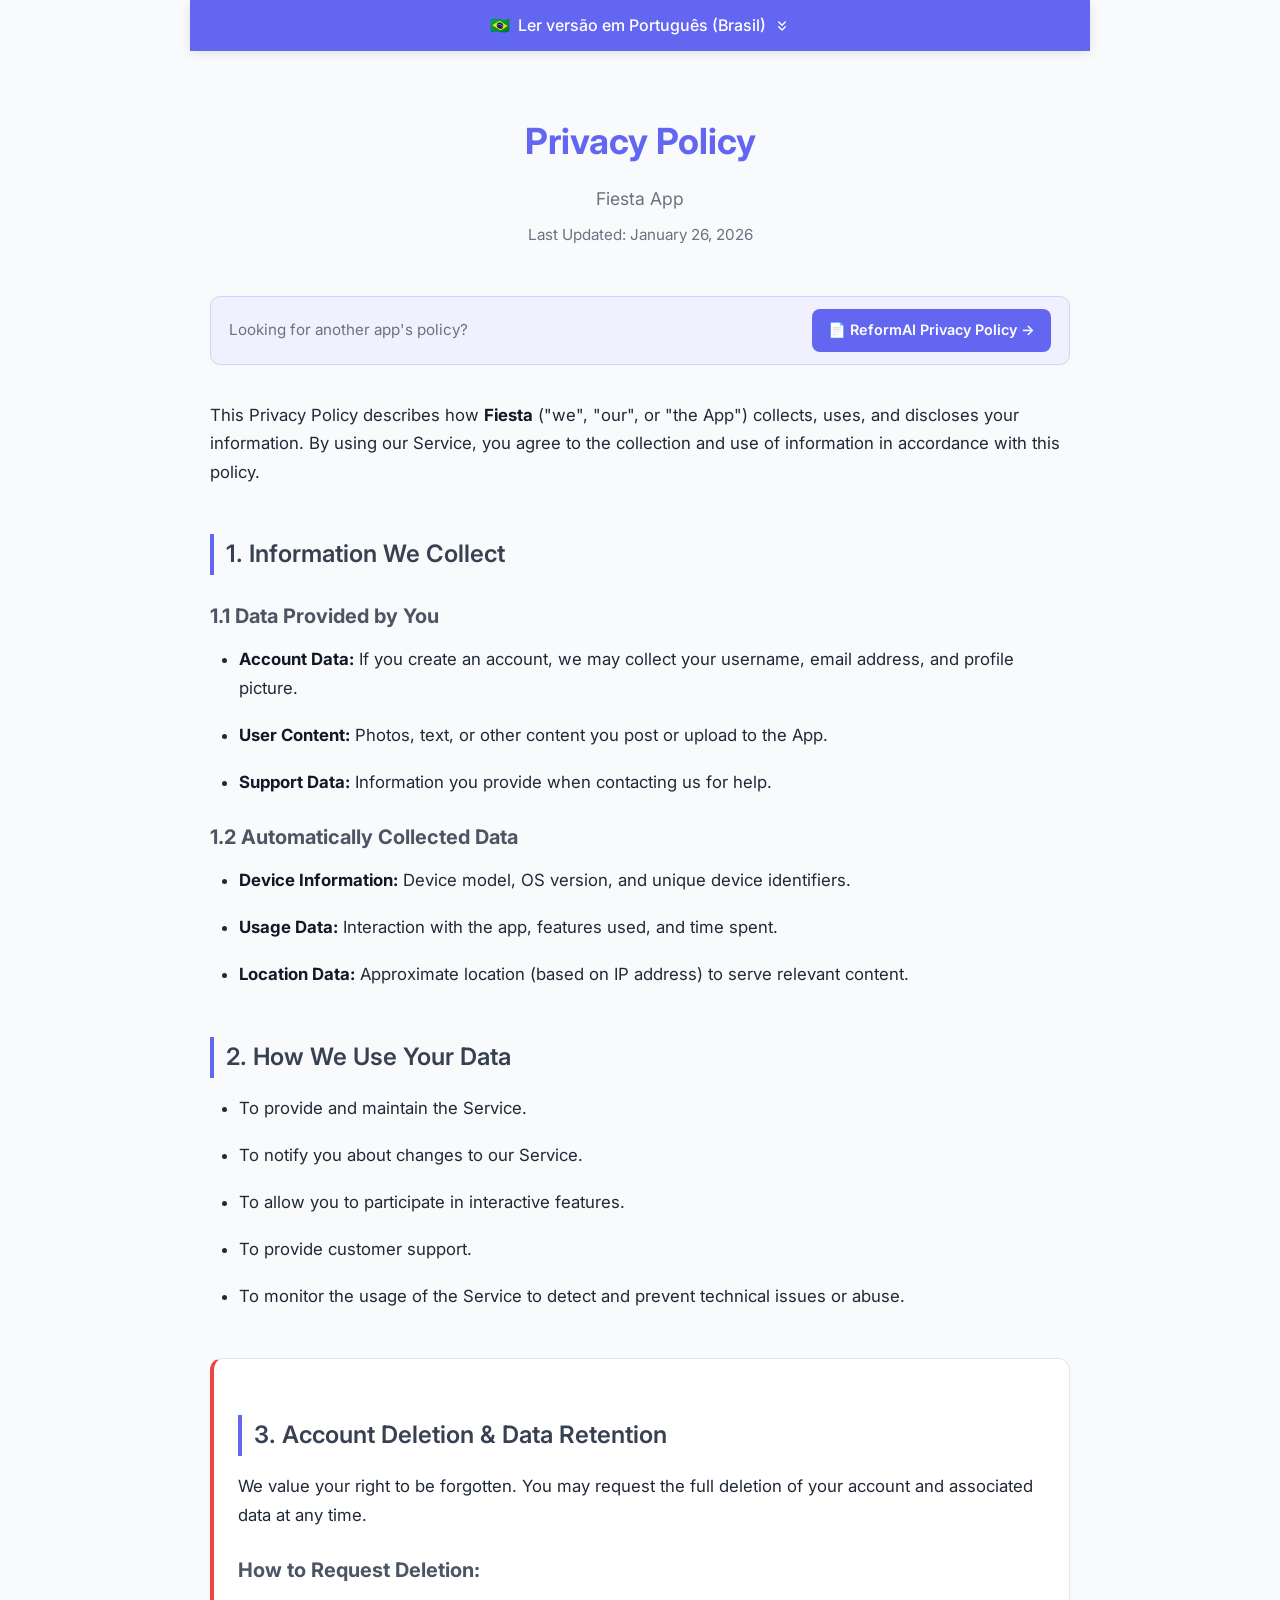
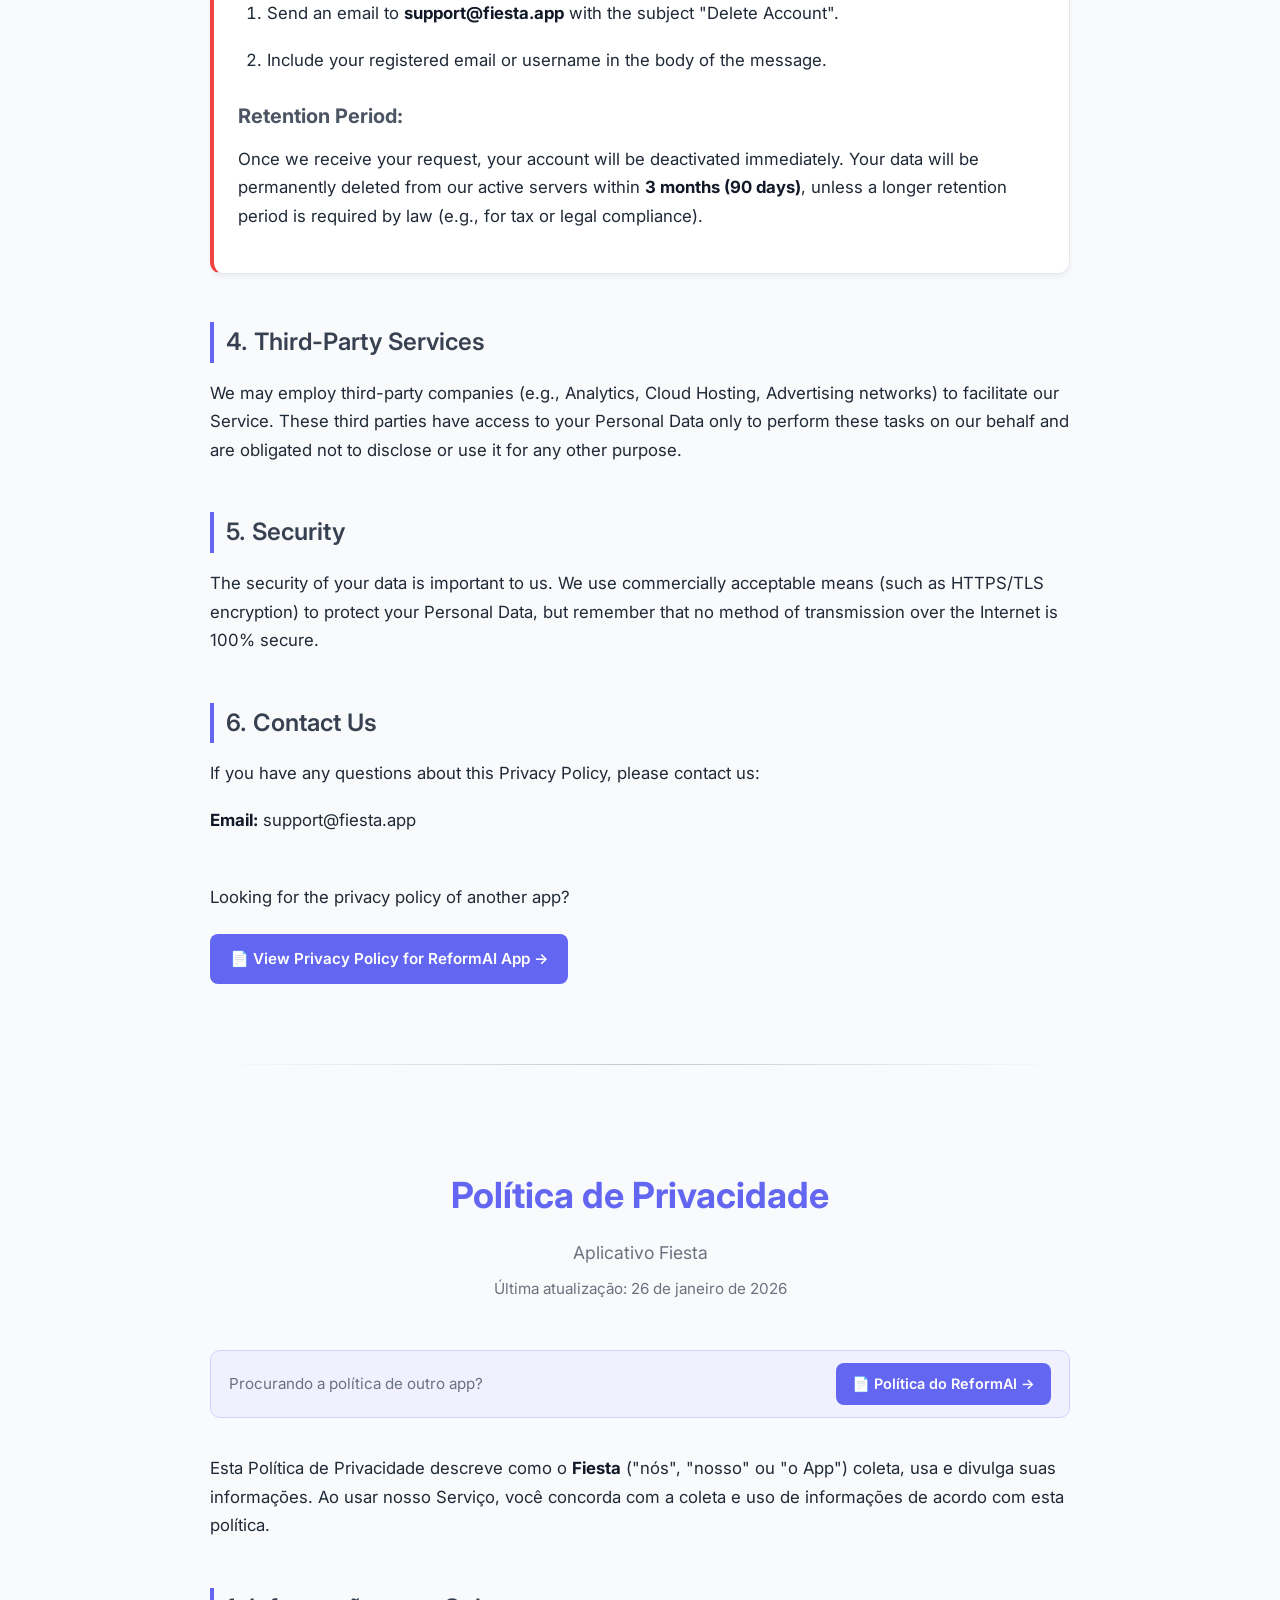
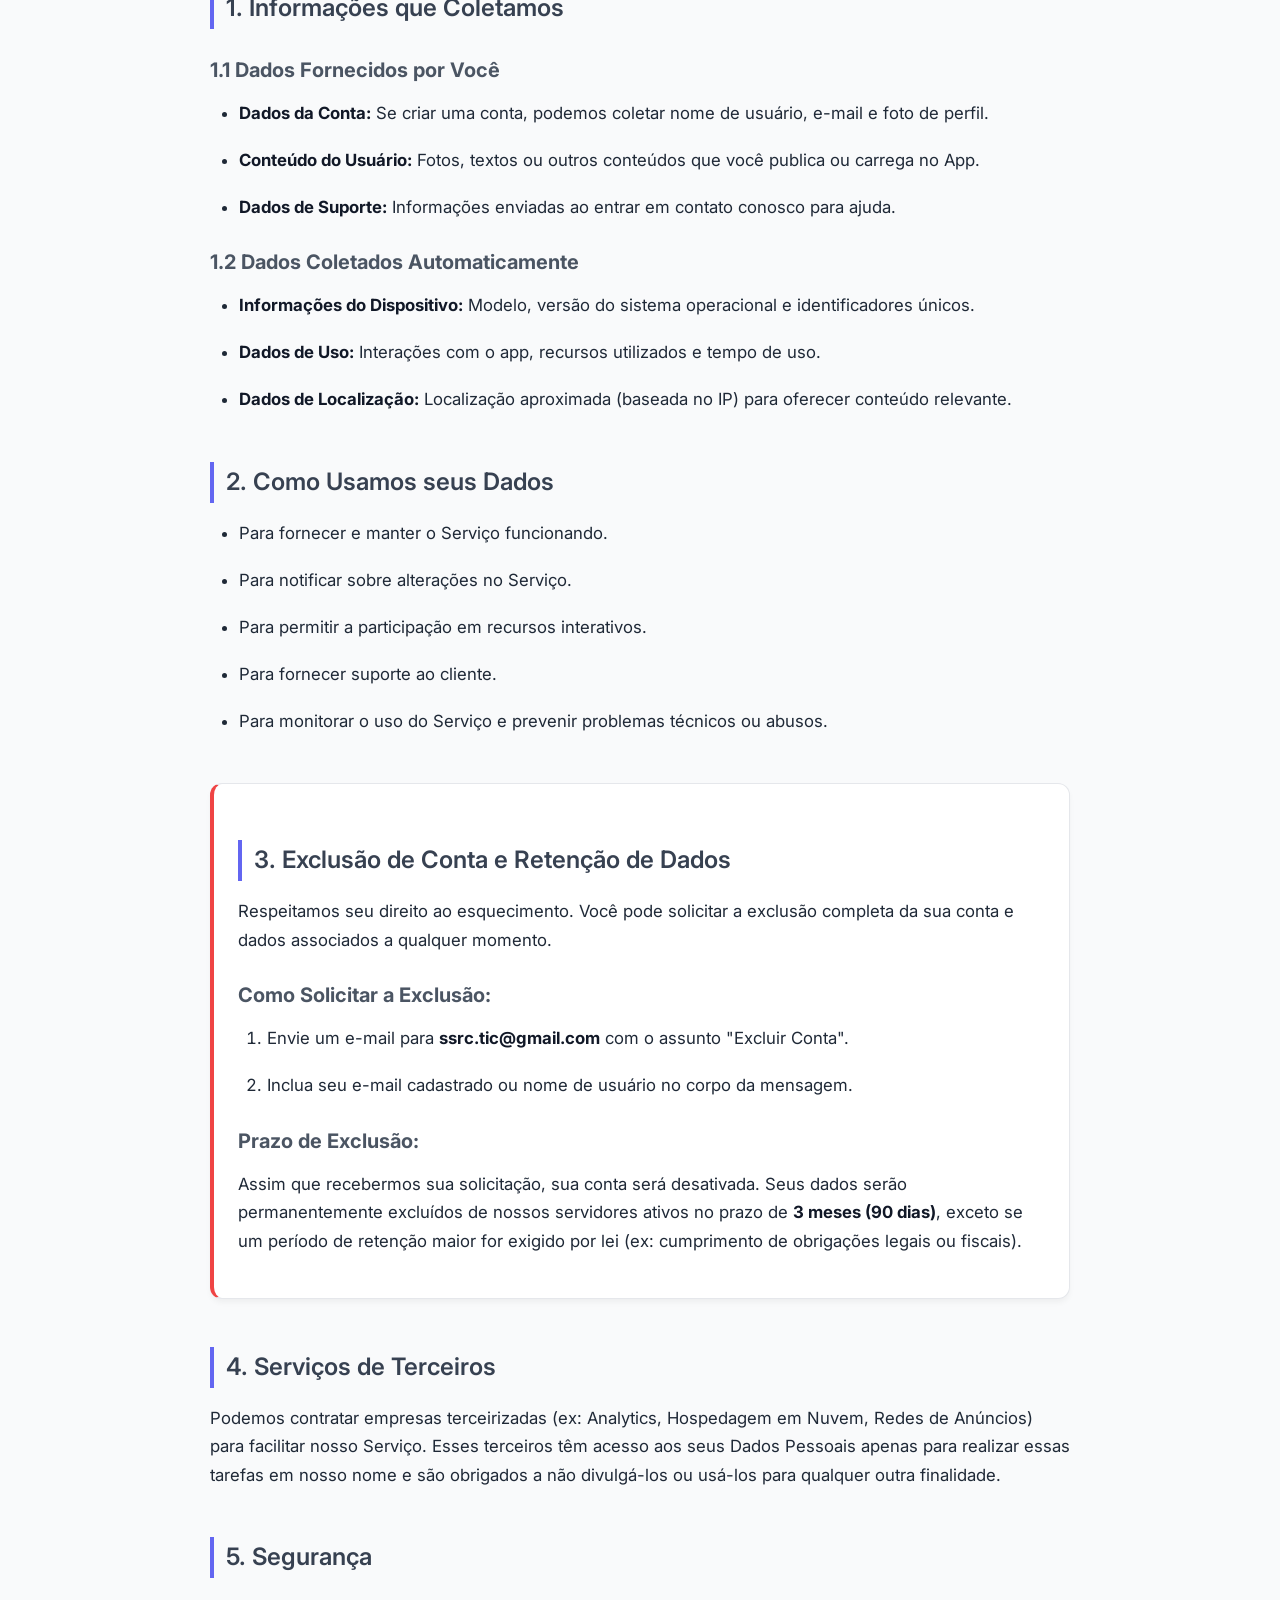
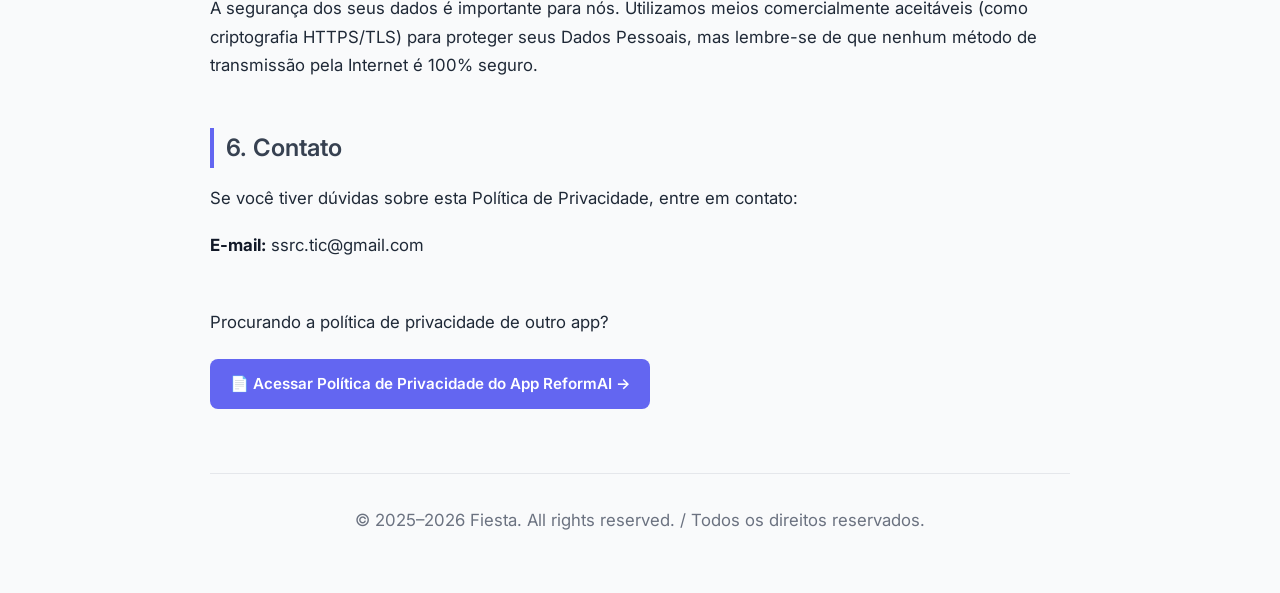
<file: index.html>
<!DOCTYPE html>
<html lang="en">
<head>
    <meta charset="UTF-8" />
    <meta name="viewport" content="width=device-width, initial-scale=1.0"/>
    <title>Privacy Policy & Terms - Fiesta</title>

    <meta name="description" content="Privacy Policy for Fiesta App. Information about data usage and account deletion."/>

    <link rel="preconnect" href="https://fonts.googleapis.com">
    <link rel="preconnect" href="https://fonts.gstatic.com" crossorigin>
    <link href="https://fonts.googleapis.com/css2?family=Inter:wght@400;500;600;700&display=swap" rel="stylesheet">

    <link rel="stylesheet" href="style.css">

    <style>
        .app-link-btn {
            display: inline-block;
            margin-top: 4px;
            padding: 12px 20px;
            background: var(--primary);
            color: #fff;
            border-radius: 8px;
            text-decoration: none;
            font-weight: 600;
            font-size: 0.95rem;
            transition: opacity 0.2s;
        }
        .app-link-btn:hover {
            opacity: 0.85;
            text-decoration: none;
        }
        .app-nav-bar {
            display: flex;
            align-items: center;
            gap: 12px;
            background: #f0f0ff;
            border: 1px solid #d0d3ff;
            border-radius: 10px;
            padding: 12px 18px;
            margin-bottom: 36px;
            font-size: 0.95rem;
            color: var(--gray);
        }
        .app-nav-bar span {
            flex: 1;
        }
        .app-nav-bar .app-link-btn {
            margin-top: 0;
            padding: 9px 16px;
            font-size: 0.9rem;
            white-space: nowrap;
        }
    </style>
</head>
<body>

<div class="lang-jump">
    <a href="#pt-version">
        <span>🇧🇷</span>
        Ler versão em Português (Brasil)
        <svg xmlns="http://www.w3.org/2000/svg" width="16" height="16" viewBox="0 0 24 24" fill="none" stroke="currentColor" stroke-width="2" stroke-linecap="round" stroke-linejoin="round"><path d="M7 13l5 5 5-5M7 6l5 5 5-5"/></svg>
    </a>
</div>

<main id="en-version">
    <header>
        <h1>Privacy Policy</h1>
        <div class="subtitle">Fiesta App</div>
        <div class="last-update">Last Updated: January 26, 2026</div>
    </header>

    <div class="app-nav-bar">
        <span>Looking for another app's policy?</span>
        <a href="reformai.html" class="app-link-btn">📄 ReformAI Privacy Policy →</a>
    </div>

    <section>
        <p>This Privacy Policy describes how <strong>Fiesta</strong> ("we", "our", or "the App") collects, uses, and discloses your information. By using our Service, you agree to the collection and use of information in accordance with this policy.</p>
    </section>

    <section>
        <h2>1. Information We Collect</h2>

        <h3>1.1 Data Provided by You</h3>
        <ul>
            <li><strong>Account Data:</strong> If you create an account, we may collect your username, email address, and profile picture.</li>
            <li><strong>User Content:</strong> Photos, text, or other content you post or upload to the App.</li>
            <li><strong>Support Data:</strong> Information you provide when contacting us for help.</li>
        </ul>

        <h3>1.2 Automatically Collected Data</h3>
        <ul>
            <li><strong>Device Information:</strong> Device model, OS version, and unique device identifiers.</li>
            <li><strong>Usage Data:</strong> Interaction with the app, features used, and time spent.</li>
            <li><strong>Location Data:</strong> Approximate location (based on IP address) to serve relevant content.</li>
        </ul>
    </section>

    <section>
        <h2>2. How We Use Your Data</h2>
        <ul>
            <li>To provide and maintain the Service.</li>
            <li>To notify you about changes to our Service.</li>
            <li>To allow you to participate in interactive features.</li>
            <li>To provide customer support.</li>
            <li>To monitor the usage of the Service to detect and prevent technical issues or abuse.</li>
        </ul>
    </section>

    <section class="deletion-box">
        <h2>3. Account Deletion & Data Retention</h2>
        <p>We value your right to be forgotten. You may request the full deletion of your account and associated data at any time.</p>

        <h3>How to Request Deletion:</h3>
        <ol>
            <li>Send an email to <strong>support@fiesta.app</strong> with the subject "Delete Account".</li>
            <li>Include your registered email or username in the body of the message.</li>
        </ol>

        <h3>Retention Period:</h3>
        <p>Once we receive your request, your account will be deactivated immediately. Your data will be permanently deleted from our active servers within <strong>3 months (90 days)</strong>, unless a longer retention period is required by law (e.g., for tax or legal compliance).</p>
    </section>

    <section>
        <h2>4. Third-Party Services</h2>
        <p>We may employ third-party companies (e.g., Analytics, Cloud Hosting, Advertising networks) to facilitate our Service. These third parties have access to your Personal Data only to perform these tasks on our behalf and are obligated not to disclose or use it for any other purpose.</p>
    </section>

    <section>
        <h2>5. Security</h2>
        <p>The security of your data is important to us. We use commercially acceptable means (such as HTTPS/TLS encryption) to protect your Personal Data, but remember that no method of transmission over the Internet is 100% secure.</p>
    </section>

    <section>
        <h2>6. Contact Us</h2>
        <p>If you have any questions about this Privacy Policy, please contact us:</p>
        <p><strong>Email:</strong> support@fiesta.app</p>
    </section>

    <section>
        <p>Looking for the privacy policy of another app?</p>
        <a href="reformai.html" class="app-link-btn">
            📄 View Privacy Policy for ReformAI App →
        </a>
    </section>
</main>

<hr class="language-divider">

<main id="pt-version">
    <header>
        <h1>Política de Privacidade</h1>
        <div class="subtitle">Aplicativo Fiesta</div>
        <div class="last-update">Última atualização: 26 de janeiro de 2026</div>
    </header>

    <div class="app-nav-bar">
        <span>Procurando a política de outro app?</span>
        <a href="reformai.html#pt-version" class="app-link-btn">📄 Política do ReformAI →</a>
    </div>

    <section>
        <p>Esta Política de Privacidade descreve como o <strong>Fiesta</strong> ("nós", "nosso" ou "o App") coleta, usa e divulga suas informações. Ao usar nosso Serviço, você concorda com a coleta e uso de informações de acordo com esta política.</p>
    </section>

    <section>
        <h2>1. Informações que Coletamos</h2>

        <h3>1.1 Dados Fornecidos por Você</h3>
        <ul>
            <li><strong>Dados da Conta:</strong> Se criar uma conta, podemos coletar nome de usuário, e-mail e foto de perfil.</li>
            <li><strong>Conteúdo do Usuário:</strong> Fotos, textos ou outros conteúdos que você publica ou carrega no App.</li>
            <li><strong>Dados de Suporte:</strong> Informações enviadas ao entrar em contato conosco para ajuda.</li>
        </ul>

        <h3>1.2 Dados Coletados Automaticamente</h3>
        <ul>
            <li><strong>Informações do Dispositivo:</strong> Modelo, versão do sistema operacional e identificadores únicos.</li>
            <li><strong>Dados de Uso:</strong> Interações com o app, recursos utilizados e tempo de uso.</li>
            <li><strong>Dados de Localização:</strong> Localização aproximada (baseada no IP) para oferecer conteúdo relevante.</li>
        </ul>
    </section>

    <section>
        <h2>2. Como Usamos seus Dados</h2>
        <ul>
            <li>Para fornecer e manter o Serviço funcionando.</li>
            <li>Para notificar sobre alterações no Serviço.</li>
            <li>Para permitir a participação em recursos interativos.</li>
            <li>Para fornecer suporte ao cliente.</li>
            <li>Para monitorar o uso do Serviço e prevenir problemas técnicos ou abusos.</li>
        </ul>
    </section>

    <section class="deletion-box">
        <h2>3. Exclusão de Conta e Retenção de Dados</h2>
        <p>Respeitamos seu direito ao esquecimento. Você pode solicitar a exclusão completa da sua conta e dados associados a qualquer momento.</p>

        <h3>Como Solicitar a Exclusão:</h3>
        <ol>
            <li>Envie um e-mail para <strong>ssrc.tic@gmail.com</strong> com o assunto "Excluir Conta".</li>
            <li>Inclua seu e-mail cadastrado ou nome de usuário no corpo da mensagem.</li>
        </ol>

        <h3>Prazo de Exclusão:</h3>
        <p>Assim que recebermos sua solicitação, sua conta será desativada. Seus dados serão permanentemente excluídos de nossos servidores ativos no prazo de <strong>3 meses (90 dias)</strong>, exceto se um período de retenção maior for exigido por lei (ex: cumprimento de obrigações legais ou fiscais).</p>
    </section>

    <section>
        <h2>4. Serviços de Terceiros</h2>
        <p>Podemos contratar empresas terceirizadas (ex: Analytics, Hospedagem em Nuvem, Redes de Anúncios) para facilitar nosso Serviço. Esses terceiros têm acesso aos seus Dados Pessoais apenas para realizar essas tarefas em nosso nome e são obrigados a não divulgá-los ou usá-los para qualquer outra finalidade.</p>
    </section>

    <section>
        <h2>5. Segurança</h2>
        <p>A segurança dos seus dados é importante para nós. Utilizamos meios comercialmente aceitáveis (como criptografia HTTPS/TLS) para proteger seus Dados Pessoais, mas lembre-se de que nenhum método de transmissão pela Internet é 100% seguro.</p>
    </section>

    <section>
        <h2>6. Contato</h2>
        <p>Se você tiver dúvidas sobre esta Política de Privacidade, entre em contato:</p>
        <p><strong>E-mail:</strong> ssrc.tic@gmail.com</p>
    </section>

    <section>
        <p>Procurando a política de privacidade de outro app?</p>
        <a href="reformai.html#pt-version" class="app-link-btn">
            📄 Acessar Política de Privacidade do App ReformAI →
        </a>
    </section>
</main>

<footer>
    <p>© 2025–2026 Fiesta. All rights reserved. / Todos os direitos reservados.</p>
</footer>

</body>
</html>
</file>
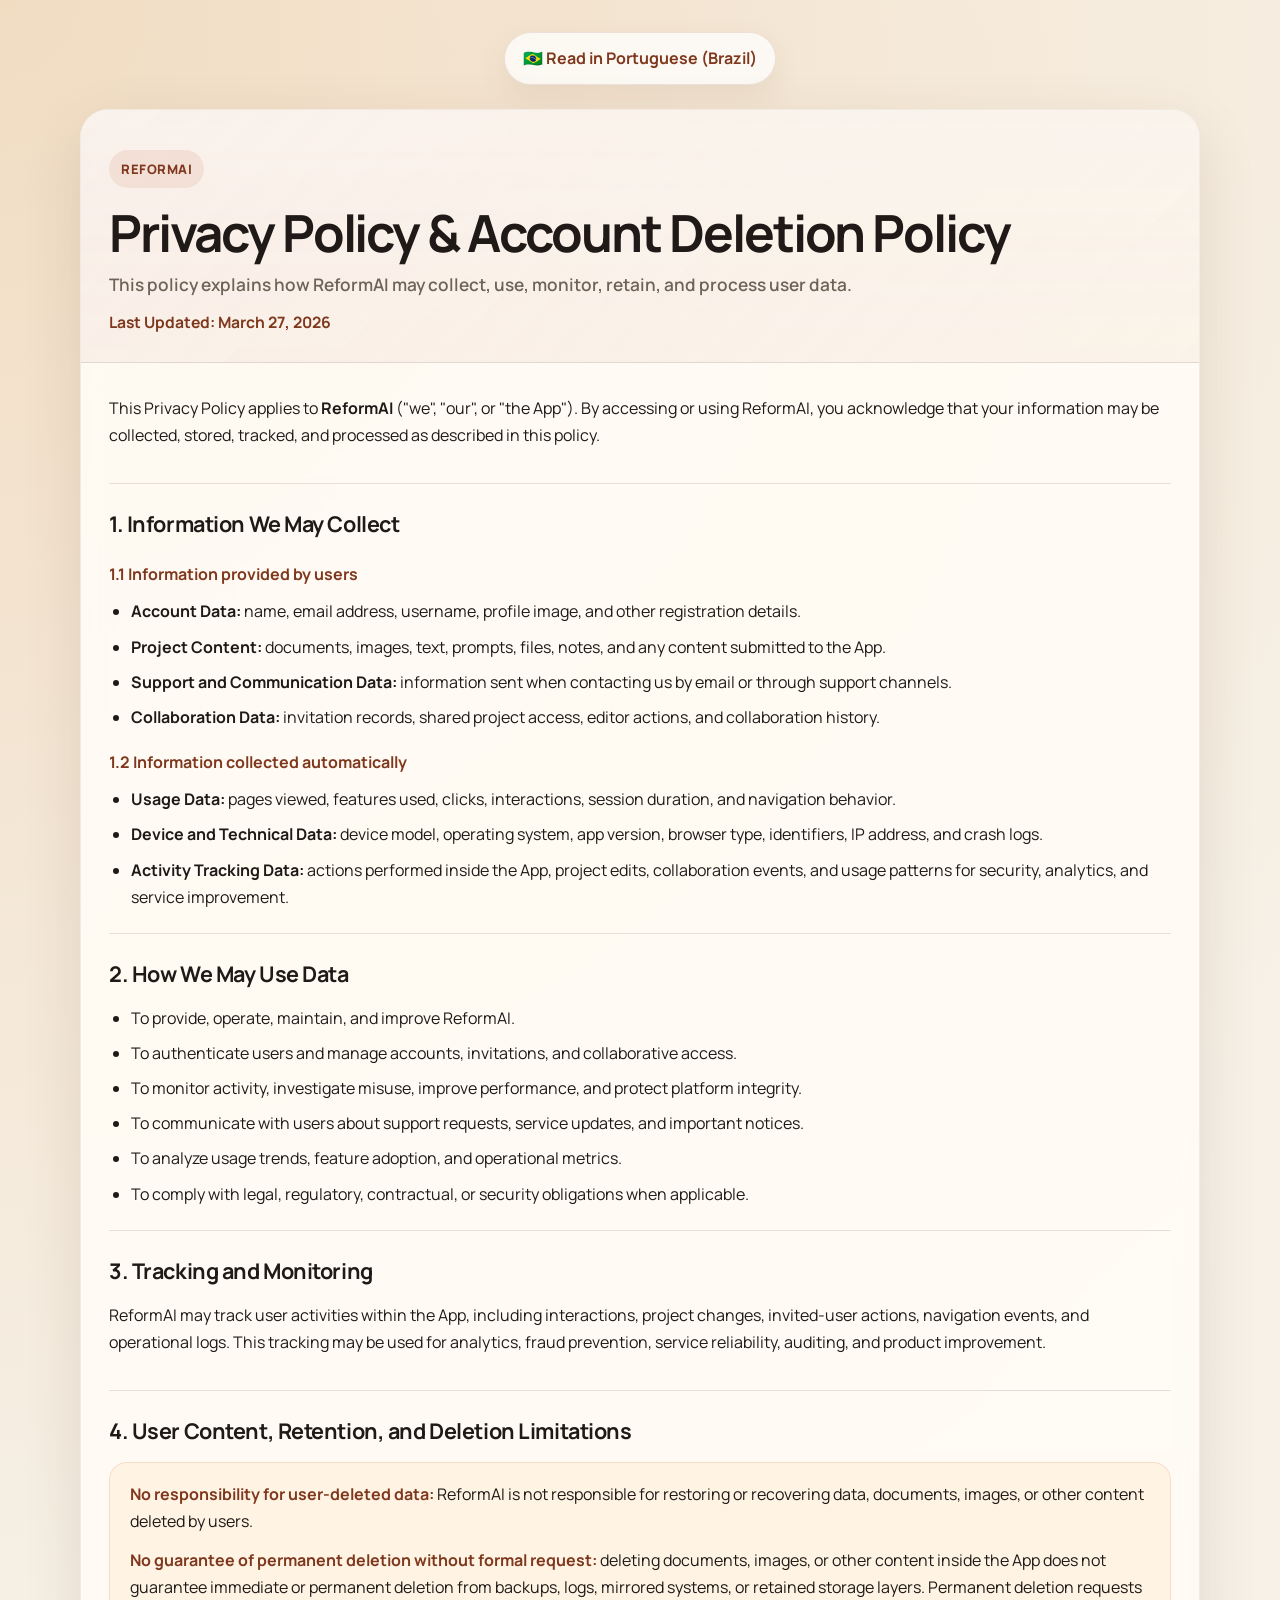
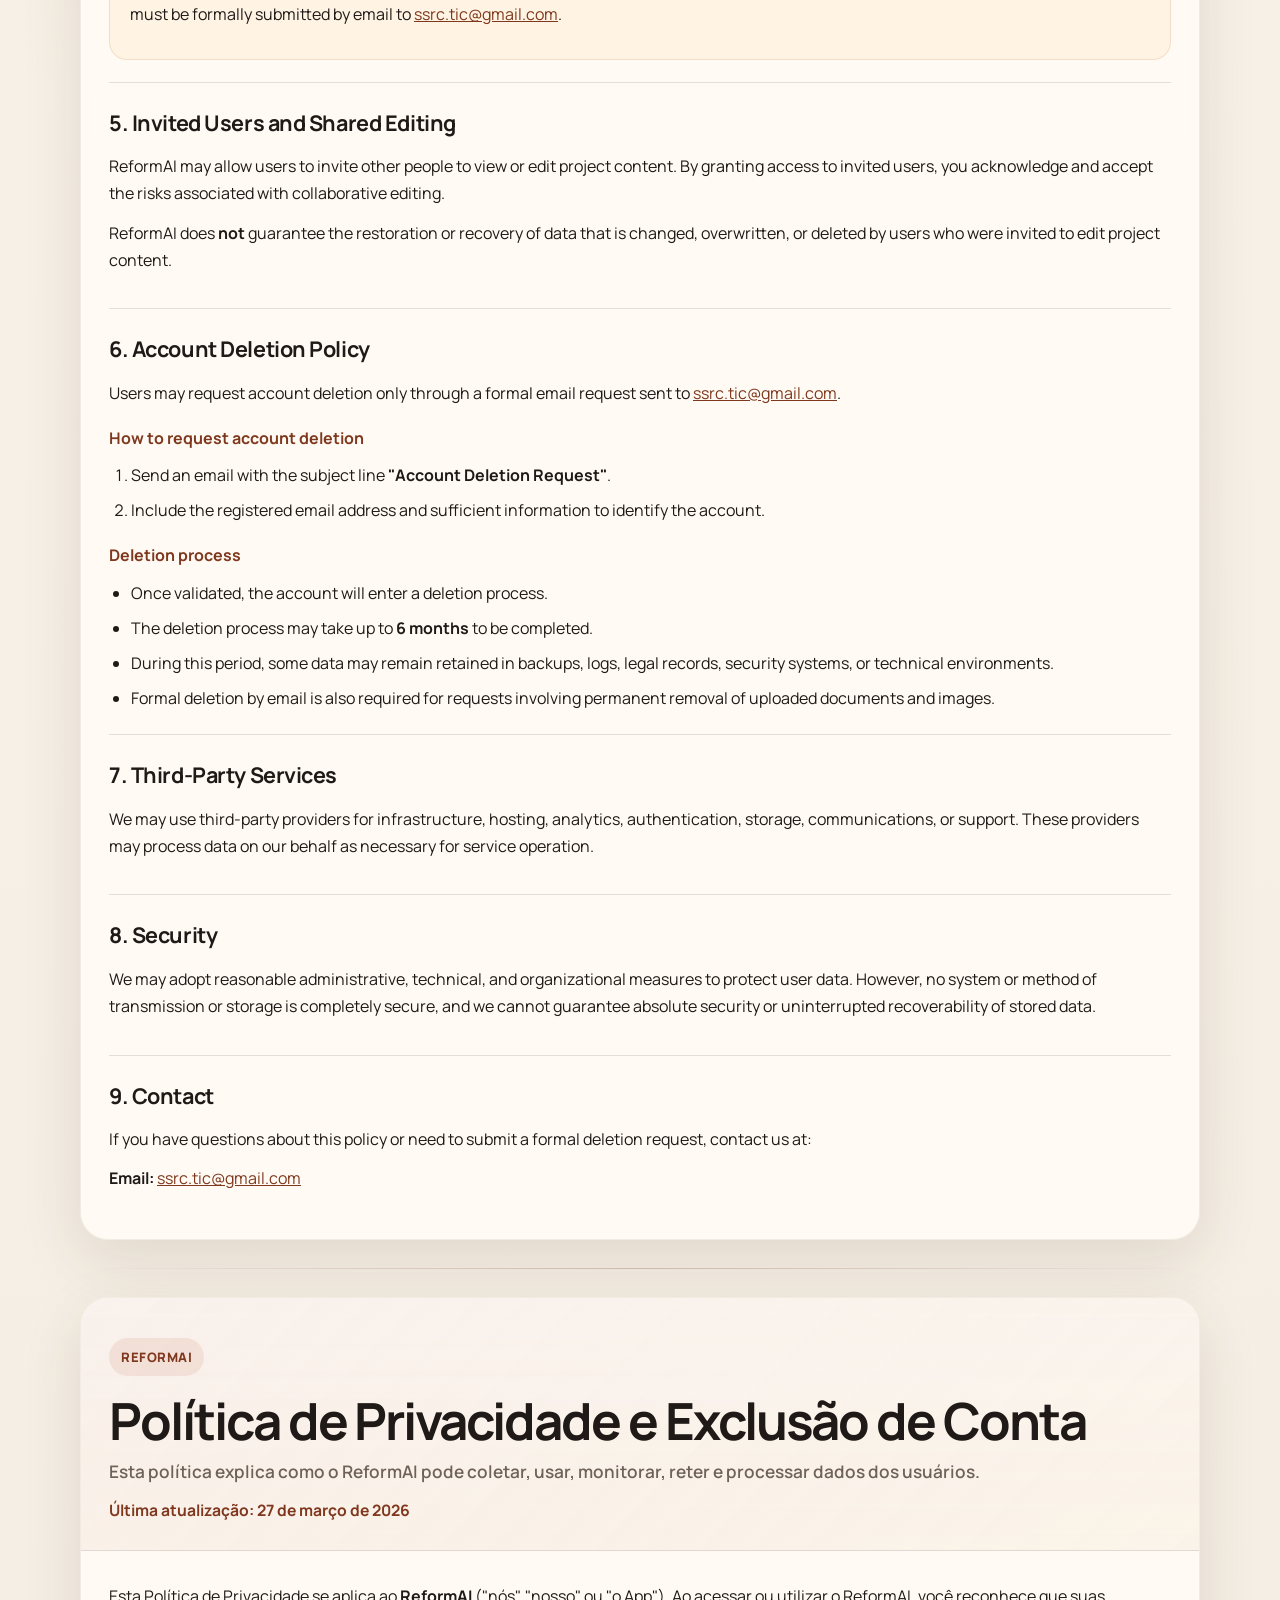
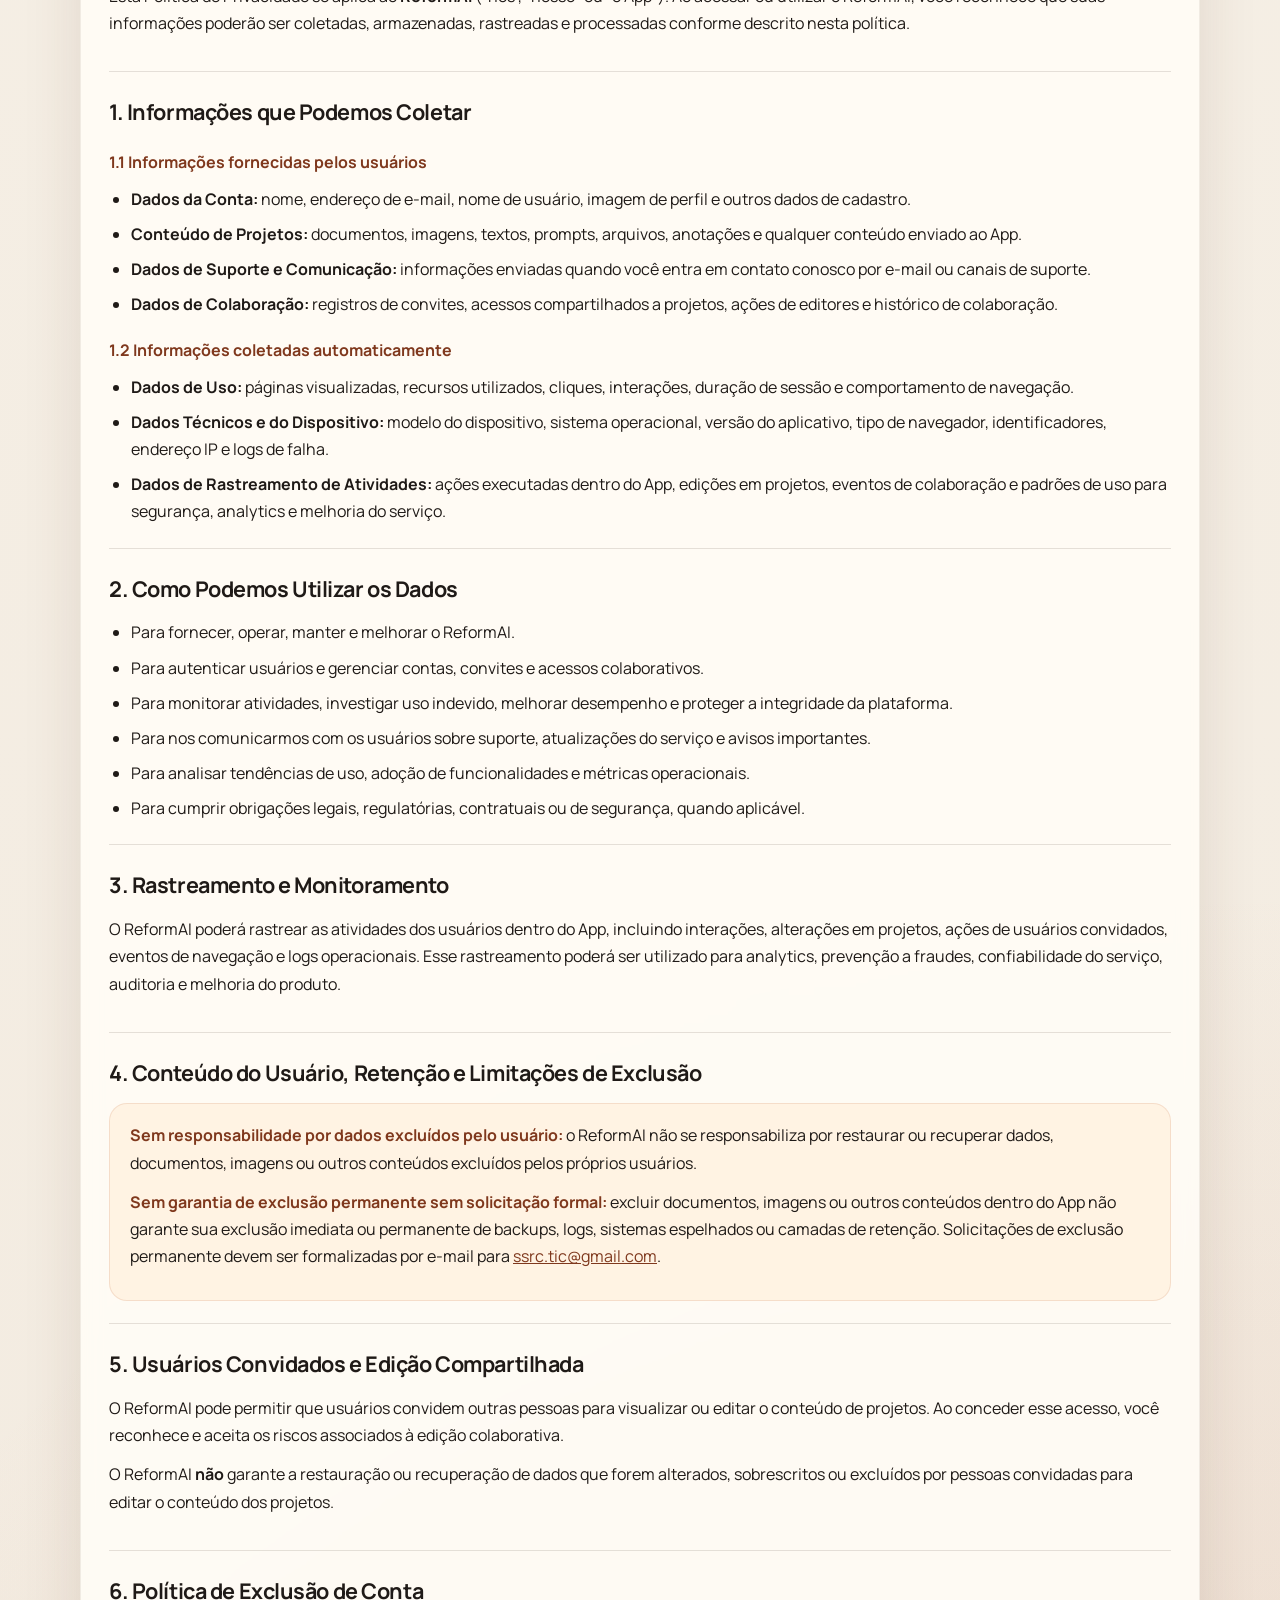
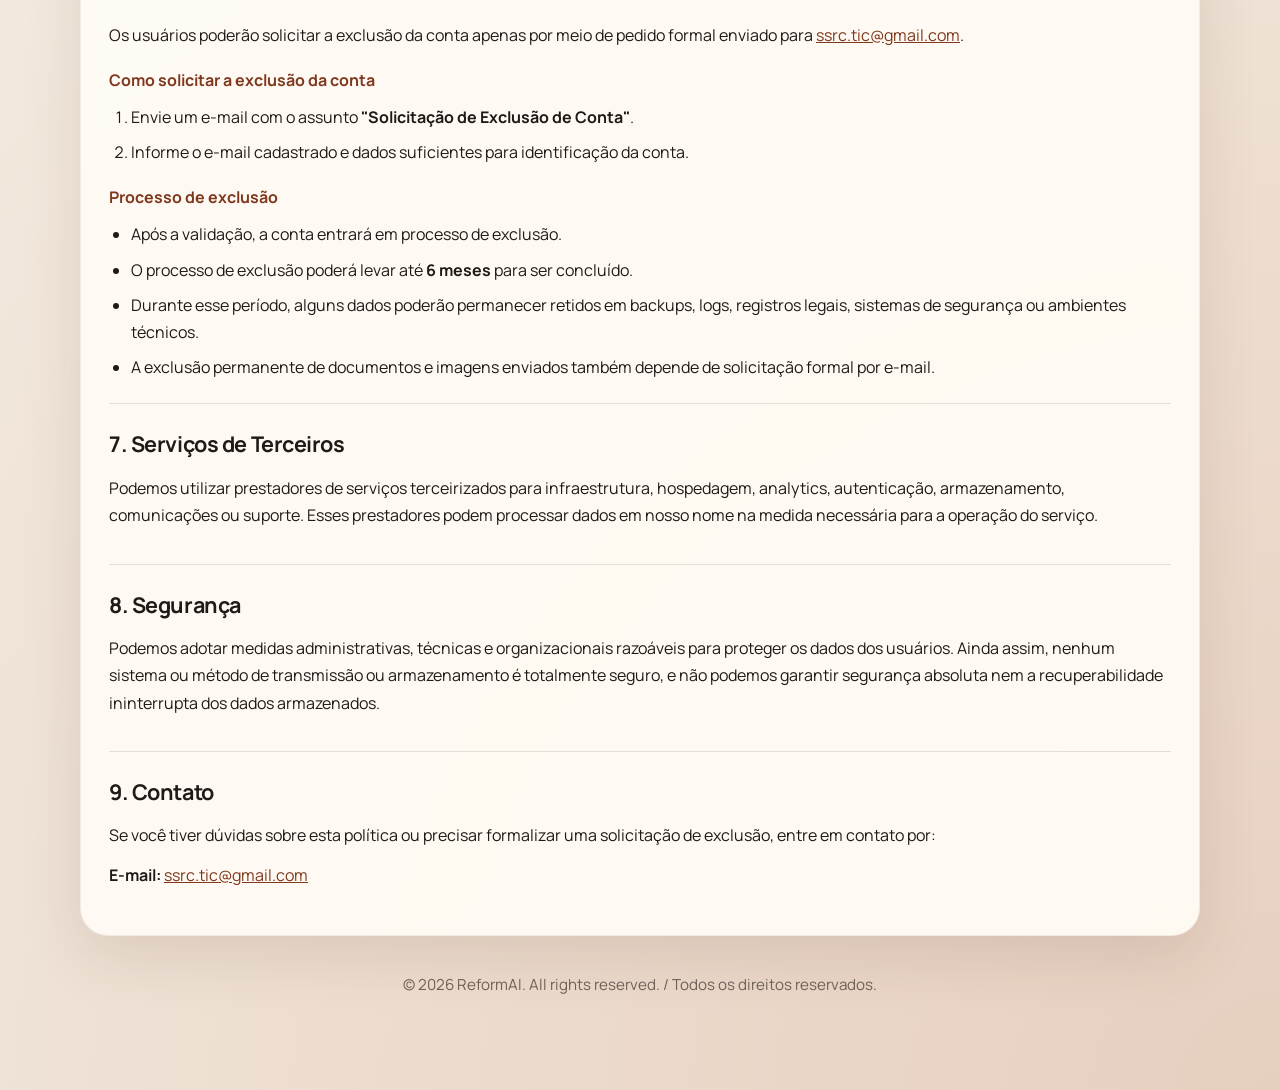
<file: reformai.html>
<!DOCTYPE html>
<html lang="en">
<head>
  <meta charset="UTF-8" />
  <meta name="viewport" content="width=device-width, initial-scale=1.0" />
  <title>Privacy Policy & Account Deletion Policy - ReformAI</title>
  <meta
          name="description"
          content="Privacy Policy and Account Deletion Policy for ReformAI in English and Portuguese."
  />

  <link rel="preconnect" href="https://fonts.googleapis.com" />
  <link rel="preconnect" href="https://fonts.gstatic.com" crossorigin />
  <link
          href="https://fonts.googleapis.com/css2?family=Manrope:wght@400;500;600;700;800&display=swap"
          rel="stylesheet"
  />

  <style>
    :root {
      --bg: #f6f1e8;
      --paper: rgba(255, 252, 246, 0.92);
      --text: #1f1a17;
      --muted: #6f6258;
      --line: rgba(76, 58, 45, 0.14);
      --brand: #b5542f;
      --brand-dark: #7f381d;
      --accent: #e8c9a8;
      --box: #fff3e3;
      --shadow: 0 20px 60px rgba(80, 49, 29, 0.12);
      --radius: 24px;
    }

    * {
      box-sizing: border-box;
    }

    html {
      scroll-behavior: smooth;
    }

    body {
      margin: 0;
      font-family: "Manrope", sans-serif;
      color: var(--text);
      background:
              radial-gradient(circle at top left, rgba(229, 179, 122, 0.35), transparent 28%),
              radial-gradient(circle at bottom right, rgba(181, 84, 47, 0.18), transparent 30%),
              linear-gradient(180deg, #f8f3ea 0%, #f2eadf 100%);
      line-height: 1.7;
    }

    .page-shell {
      width: min(1120px, calc(100% - 32px));
      margin: 0 auto;
      padding: 32px 0 56px;
    }

    .lang-jump {
      display: flex;
      justify-content: center;
      margin-bottom: 24px;
    }

    .lang-jump a {
      display: inline-flex;
      align-items: center;
      gap: 10px;
      padding: 12px 18px;
      border-radius: 999px;
      background: rgba(255, 255, 255, 0.72);
      color: var(--brand-dark);
      text-decoration: none;
      font-weight: 700;
      border: 1px solid rgba(127, 56, 29, 0.12);
      box-shadow: 0 10px 30px rgba(88, 54, 31, 0.08);
      backdrop-filter: blur(10px);
    }

    .policy-card {
      background: var(--paper);
      border: 1px solid rgba(76, 58, 45, 0.08);
      box-shadow: var(--shadow);
      border-radius: calc(var(--radius) + 4px);
      overflow: hidden;
      margin-bottom: 28px;
      backdrop-filter: blur(10px);
    }

    .hero {
      padding: 40px 28px 26px;
      background:
              linear-gradient(135deg, rgba(181, 84, 47, 0.08), rgba(232, 201, 168, 0.18)),
              linear-gradient(180deg, rgba(255, 255, 255, 0.7), rgba(255, 255, 255, 0.3));
      border-bottom: 1px solid var(--line);
    }

    .eyebrow {
      display: inline-block;
      padding: 8px 12px;
      background: rgba(181, 84, 47, 0.1);
      color: var(--brand-dark);
      border-radius: 999px;
      font-size: 13px;
      font-weight: 800;
      letter-spacing: 0.04em;
      text-transform: uppercase;
    }

    h1 {
      margin: 18px 0 10px;
      font-size: clamp(2rem, 4vw, 3.4rem);
      line-height: 1.05;
      letter-spacing: -0.04em;
    }

    .subtitle {
      font-size: 1.08rem;
      color: var(--muted);
      font-weight: 600;
    }

    .last-update {
      margin-top: 10px;
      color: var(--brand-dark);
      font-weight: 700;
      font-size: 0.98rem;
    }

    .content {
      padding: 10px 28px 30px;
    }

    section {
      padding: 22px 0;
      border-bottom: 1px solid var(--line);
    }

    section:last-child {
      border-bottom: 0;
      padding-bottom: 4px;
    }

    h2 {
      margin: 0 0 12px;
      font-size: 1.35rem;
      letter-spacing: -0.02em;
    }

    h3 {
      margin: 18px 0 10px;
      font-size: 1rem;
      color: var(--brand-dark);
    }

    p {
      margin: 0 0 12px;
    }

    ul,
    ol {
      margin: 0;
      padding-left: 22px;
    }

    li + li {
      margin-top: 8px;
    }

    .notice {
      padding: 18px 18px 18px 20px;
      border-radius: 18px;
      background: var(--box);
      border: 1px solid rgba(181, 84, 47, 0.14);
    }

    .notice strong {
      color: var(--brand-dark);
    }

    .divider {
      height: 1px;
      border: 0;
      background: linear-gradient(90deg, transparent, rgba(127, 56, 29, 0.25), transparent);
      margin: 10px 0 28px;
    }

    a {
      color: var(--brand-dark);
    }

    footer {
      text-align: center;
      color: var(--muted);
      font-size: 0.95rem;
      padding: 8px 10px 24px;
    }

    @media (max-width: 720px) {
      .page-shell {
        width: min(100% - 20px, 1120px);
        padding-top: 18px;
      }

      .hero,
      .content {
        padding-left: 18px;
        padding-right: 18px;
      }

      section {
        padding: 18px 0;
      }
    }
  </style>
</head>
<body>
<div class="page-shell">
  <div class="lang-jump">
    <a href="#pt-version">🇧🇷 Read in Portuguese (Brazil)</a>
  </div>

  <main id="en-version" class="policy-card">
    <header class="hero">
      <span class="eyebrow">ReformAI</span>
      <h1>Privacy Policy & Account Deletion Policy</h1>
      <div class="subtitle">
        This policy explains how ReformAI may collect, use, monitor, retain, and process user data.
      </div>
      <div class="last-update">Last Updated: March 27, 2026</div>
    </header>

    <div class="content">
      <section>
        <p>
          This Privacy Policy applies to <strong>ReformAI</strong> ("we", "our", or "the App"). By
          accessing or using ReformAI, you acknowledge that your information may be collected,
          stored, tracked, and processed as described in this policy.
        </p>
      </section>

      <section>
        <h2>1. Information We May Collect</h2>

        <h3>1.1 Information provided by users</h3>
        <ul>
          <li><strong>Account Data:</strong> name, email address, username, profile image, and other registration details.</li>
          <li><strong>Project Content:</strong> documents, images, text, prompts, files, notes, and any content submitted to the App.</li>
          <li><strong>Support and Communication Data:</strong> information sent when contacting us by email or through support channels.</li>
          <li><strong>Collaboration Data:</strong> invitation records, shared project access, editor actions, and collaboration history.</li>
        </ul>

        <h3>1.2 Information collected automatically</h3>
        <ul>
          <li><strong>Usage Data:</strong> pages viewed, features used, clicks, interactions, session duration, and navigation behavior.</li>
          <li><strong>Device and Technical Data:</strong> device model, operating system, app version, browser type, identifiers, IP address, and crash logs.</li>
          <li><strong>Activity Tracking Data:</strong> actions performed inside the App, project edits, collaboration events, and usage patterns for security, analytics, and service improvement.</li>
        </ul>
      </section>

      <section>
        <h2>2. How We May Use Data</h2>
        <ul>
          <li>To provide, operate, maintain, and improve ReformAI.</li>
          <li>To authenticate users and manage accounts, invitations, and collaborative access.</li>
          <li>To monitor activity, investigate misuse, improve performance, and protect platform integrity.</li>
          <li>To communicate with users about support requests, service updates, and important notices.</li>
          <li>To analyze usage trends, feature adoption, and operational metrics.</li>
          <li>To comply with legal, regulatory, contractual, or security obligations when applicable.</li>
        </ul>
      </section>

      <section>
        <h2>3. Tracking and Monitoring</h2>
        <p>
          ReformAI may track user activities within the App, including interactions, project
          changes, invited-user actions, navigation events, and operational logs. This tracking
          may be used for analytics, fraud prevention, service reliability, auditing, and product
          improvement.
        </p>
      </section>

      <section>
        <h2>4. User Content, Retention, and Deletion Limitations</h2>
        <div class="notice">
          <p>
            <strong>No responsibility for user-deleted data:</strong> ReformAI is not responsible
            for restoring or recovering data, documents, images, or other content deleted by users.
          </p>
          <p>
            <strong>No guarantee of permanent deletion without formal request:</strong> deleting
            documents, images, or other content inside the App does not guarantee immediate or
            permanent deletion from backups, logs, mirrored systems, or retained storage layers.
            Permanent deletion requests must be formally submitted by email to
            <a href="mailto:ssrc.tic@gmail.com">ssrc.tic@gmail.com</a>.
          </p>
        </div>
      </section>

      <section>
        <h2>5. Invited Users and Shared Editing</h2>
        <p>
          ReformAI may allow users to invite other people to view or edit project content. By
          granting access to invited users, you acknowledge and accept the risks associated with
          collaborative editing.
        </p>
        <p>
          ReformAI does <strong>not</strong> guarantee the restoration or recovery of data that is
          changed, overwritten, or deleted by users who were invited to edit project content.
        </p>
      </section>

      <section>
        <h2>6. Account Deletion Policy</h2>
        <p>
          Users may request account deletion only through a formal email request sent to
          <a href="mailto:ssrc.tic@gmail.com">ssrc.tic@gmail.com</a>.
        </p>

        <h3>How to request account deletion</h3>
        <ol>
          <li>Send an email with the subject line <strong>"Account Deletion Request"</strong>.</li>
          <li>Include the registered email address and sufficient information to identify the account.</li>
        </ol>

        <h3>Deletion process</h3>
        <ul>
          <li>Once validated, the account will enter a deletion process.</li>
          <li>The deletion process may take up to <strong>6 months</strong> to be completed.</li>
          <li>During this period, some data may remain retained in backups, logs, legal records, security systems, or technical environments.</li>
          <li>Formal deletion by email is also required for requests involving permanent removal of uploaded documents and images.</li>
        </ul>
      </section>

      <section>
        <h2>7. Third-Party Services</h2>
        <p>
          We may use third-party providers for infrastructure, hosting, analytics, authentication,
          storage, communications, or support. These providers may process data on our behalf as
          necessary for service operation.
        </p>
      </section>

      <section>
        <h2>8. Security</h2>
        <p>
          We may adopt reasonable administrative, technical, and organizational measures to protect
          user data. However, no system or method of transmission or storage is completely secure,
          and we cannot guarantee absolute security or uninterrupted recoverability of stored data.
        </p>
      </section>

      <section>
        <h2>9. Contact</h2>
        <p>
          If you have questions about this policy or need to submit a formal deletion request,
          contact us at:
        </p>
        <p><strong>Email:</strong> <a href="mailto:ssrc.tic@gmail.com">ssrc.tic@gmail.com</a></p>
      </section>
    </div>
  </main>

  <hr class="divider" />

  <main id="pt-version" class="policy-card">
    <header class="hero">
      <span class="eyebrow">ReformAI</span>
      <h1>Política de Privacidade e Exclusão de Conta</h1>
      <div class="subtitle">
        Esta política explica como o ReformAI pode coletar, usar, monitorar, reter e processar dados dos usuários.
      </div>
      <div class="last-update">Última atualização: 27 de março de 2026</div>
    </header>

    <div class="content">
      <section>
        <p>
          Esta Política de Privacidade se aplica ao <strong>ReformAI</strong> ("nós", "nosso" ou
          "o App"). Ao acessar ou utilizar o ReformAI, você reconhece que suas informações poderão
          ser coletadas, armazenadas, rastreadas e processadas conforme descrito nesta política.
        </p>
      </section>

      <section>
        <h2>1. Informações que Podemos Coletar</h2>

        <h3>1.1 Informações fornecidas pelos usuários</h3>
        <ul>
          <li><strong>Dados da Conta:</strong> nome, endereço de e-mail, nome de usuário, imagem de perfil e outros dados de cadastro.</li>
          <li><strong>Conteúdo de Projetos:</strong> documentos, imagens, textos, prompts, arquivos, anotações e qualquer conteúdo enviado ao App.</li>
          <li><strong>Dados de Suporte e Comunicação:</strong> informações enviadas quando você entra em contato conosco por e-mail ou canais de suporte.</li>
          <li><strong>Dados de Colaboração:</strong> registros de convites, acessos compartilhados a projetos, ações de editores e histórico de colaboração.</li>
        </ul>

        <h3>1.2 Informações coletadas automaticamente</h3>
        <ul>
          <li><strong>Dados de Uso:</strong> páginas visualizadas, recursos utilizados, cliques, interações, duração de sessão e comportamento de navegação.</li>
          <li><strong>Dados Técnicos e do Dispositivo:</strong> modelo do dispositivo, sistema operacional, versão do aplicativo, tipo de navegador, identificadores, endereço IP e logs de falha.</li>
          <li><strong>Dados de Rastreamento de Atividades:</strong> ações executadas dentro do App, edições em projetos, eventos de colaboração e padrões de uso para segurança, analytics e melhoria do serviço.</li>
        </ul>
      </section>

      <section>
        <h2>2. Como Podemos Utilizar os Dados</h2>
        <ul>
          <li>Para fornecer, operar, manter e melhorar o ReformAI.</li>
          <li>Para autenticar usuários e gerenciar contas, convites e acessos colaborativos.</li>
          <li>Para monitorar atividades, investigar uso indevido, melhorar desempenho e proteger a integridade da plataforma.</li>
          <li>Para nos comunicarmos com os usuários sobre suporte, atualizações do serviço e avisos importantes.</li>
          <li>Para analisar tendências de uso, adoção de funcionalidades e métricas operacionais.</li>
          <li>Para cumprir obrigações legais, regulatórias, contratuais ou de segurança, quando aplicável.</li>
        </ul>
      </section>

      <section>
        <h2>3. Rastreamento e Monitoramento</h2>
        <p>
          O ReformAI poderá rastrear as atividades dos usuários dentro do App, incluindo
          interações, alterações em projetos, ações de usuários convidados, eventos de navegação e
          logs operacionais. Esse rastreamento poderá ser utilizado para analytics, prevenção a
          fraudes, confiabilidade do serviço, auditoria e melhoria do produto.
        </p>
      </section>

      <section>
        <h2>4. Conteúdo do Usuário, Retenção e Limitações de Exclusão</h2>
        <div class="notice">
          <p>
            <strong>Sem responsabilidade por dados excluídos pelo usuário:</strong> o ReformAI não
            se responsabiliza por restaurar ou recuperar dados, documentos, imagens ou outros
            conteúdos excluídos pelos próprios usuários.
          </p>
          <p>
            <strong>Sem garantia de exclusão permanente sem solicitação formal:</strong> excluir
            documentos, imagens ou outros conteúdos dentro do App não garante sua exclusão imediata
            ou permanente de backups, logs, sistemas espelhados ou camadas de retenção. Solicitações
            de exclusão permanente devem ser formalizadas por e-mail para
            <a href="mailto:ssrc.tic@gmail.com">ssrc.tic@gmail.com</a>.
          </p>
        </div>
      </section>

      <section>
        <h2>5. Usuários Convidados e Edição Compartilhada</h2>
        <p>
          O ReformAI pode permitir que usuários convidem outras pessoas para visualizar ou editar o
          conteúdo de projetos. Ao conceder esse acesso, você reconhece e aceita os riscos
          associados à edição colaborativa.
        </p>
        <p>
          O ReformAI <strong>não</strong> garante a restauração ou recuperação de dados que forem
          alterados, sobrescritos ou excluídos por pessoas convidadas para editar o conteúdo dos
          projetos.
        </p>
      </section>

      <section>
        <h2>6. Política de Exclusão de Conta</h2>
        <p>
          Os usuários poderão solicitar a exclusão da conta apenas por meio de pedido formal enviado
          para <a href="mailto:ssrc.tic@gmail.com">ssrc.tic@gmail.com</a>.
        </p>

        <h3>Como solicitar a exclusão da conta</h3>
        <ol>
          <li>Envie um e-mail com o assunto <strong>"Solicitação de Exclusão de Conta"</strong>.</li>
          <li>Informe o e-mail cadastrado e dados suficientes para identificação da conta.</li>
        </ol>

        <h3>Processo de exclusão</h3>
        <ul>
          <li>Após a validação, a conta entrará em processo de exclusão.</li>
          <li>O processo de exclusão poderá levar até <strong>6 meses</strong> para ser concluído.</li>
          <li>Durante esse período, alguns dados poderão permanecer retidos em backups, logs, registros legais, sistemas de segurança ou ambientes técnicos.</li>
          <li>A exclusão permanente de documentos e imagens enviados também depende de solicitação formal por e-mail.</li>
        </ul>
      </section>

      <section>
        <h2>7. Serviços de Terceiros</h2>
        <p>
          Podemos utilizar prestadores de serviços terceirizados para infraestrutura, hospedagem,
          analytics, autenticação, armazenamento, comunicações ou suporte. Esses prestadores podem
          processar dados em nosso nome na medida necessária para a operação do serviço.
        </p>
      </section>

      <section>
        <h2>8. Segurança</h2>
        <p>
          Podemos adotar medidas administrativas, técnicas e organizacionais razoáveis para proteger
          os dados dos usuários. Ainda assim, nenhum sistema ou método de transmissão ou
          armazenamento é totalmente seguro, e não podemos garantir segurança absoluta nem a
          recuperabilidade ininterrupta dos dados armazenados.
        </p>
      </section>

      <section>
        <h2>9. Contato</h2>
        <p>
          Se você tiver dúvidas sobre esta política ou precisar formalizar uma solicitação de
          exclusão, entre em contato por:
        </p>
        <p><strong>E-mail:</strong> <a href="mailto:ssrc.tic@gmail.com">ssrc.tic@gmail.com</a></p>
      </section>
    </div>
  </main>

  <footer>
    <p>© 2026 ReformAI. All rights reserved. / Todos os direitos reservados.</p>
  </footer>
</div>
</body>
</html>
</file>
<file: style.css>
:root {
    --primary: #6366f1;
    --text: #1f2937;
    --light: #f9fafb;
    --gray: #6b7280;
    --border: #e5e7eb;
    --bg-white: #ffffff;
}

* {
    margin: 0;
    padding: 0;
    box-sizing: border-box;
}

body {
    font-family: 'Inter', system-ui, -apple-system, sans-serif;
    line-height: 1.7;
    color: var(--text);
    background: var(--light);
    max-width: 900px;
    margin: 0 auto;
    padding: 0 20px 40px 20px;
}

.lang-jump {
    background-color: var(--primary);
    color: white;
    text-align: center;
    padding: 12px;
    position: sticky;
    top: 0;
    z-index: 100;
    margin: 0 -20px 40px -20px;
    box-shadow: 0 2px 10px rgba(0,0,0,0.1);
    font-weight: 500;
}

.lang-jump a {
    color: white;
    text-decoration: none;
    display: inline-flex;
    align-items: center;
    gap: 8px;
}

.lang-jump a:hover {
    text-decoration: underline;
}

header {
    text-align: center;
    margin-bottom: 48px;
    padding-top: 20px;
}

h1 {
    font-size: 2.25rem;
    font-weight: 700;
    color: var(--primary);
    margin-bottom: 12px;
}

.subtitle {
    color: var(--gray);
    font-size: 1.1rem;
}

.last-update {
    color: var(--gray);
    font-size: 0.95rem;
    margin-top: 8px;
}

section {
    margin-bottom: 48px;
}

h2 {
    font-size: 1.5rem;
    font-weight: 600;
    color: #374151;
    margin: 32px 0 16px;
    border-left: 4px solid var(--primary);
    padding-left: 12px;
}

h3 {
    font-size: 1.25rem;
    margin: 24px 0 12px;
    color: #4b5563;
}

p, li {
    margin-bottom: 1.1em;
    font-size: 1.05rem;
}

ul, ol {
    margin-left: 1.8em;
    margin-bottom: 1.2em;
}

strong {
    color: #111827;
}

a {
    color: var(--primary);
    text-decoration: none;
}

a:hover {
    text-decoration: underline;
}

.contact, .deletion-box {
    background: var(--bg-white);
    border: 1px solid var(--border);
    border-radius: 12px;
    padding: 24px;
    margin-top: 32px;
    box-shadow: 0 4px 6px -1px rgba(0, 0, 0, 0.05);
}

.deletion-box {
    border-left: 4px solid #ef4444;
}

.language-divider {
    margin: 80px 0;
    border: 0;
    height: 1px;
    background-image: linear-gradient(to right, rgba(0, 0, 0, 0), rgba(0, 0, 0, 0.2), rgba(0, 0, 0, 0));
}

footer {
    text-align: center;
    margin-top: 64px;
    padding-top: 32px;
    border-top: 1px solid var(--border);
    color: var(--gray);
    font-size: 0.95rem;
}

@media (max-width: 600px) {
    body { padding: 0 16px 24px 16px; }
    h1 { font-size: 1.9rem; }
    .lang-jump { margin: 0 -16px 30px -16px; }
}
</file>
